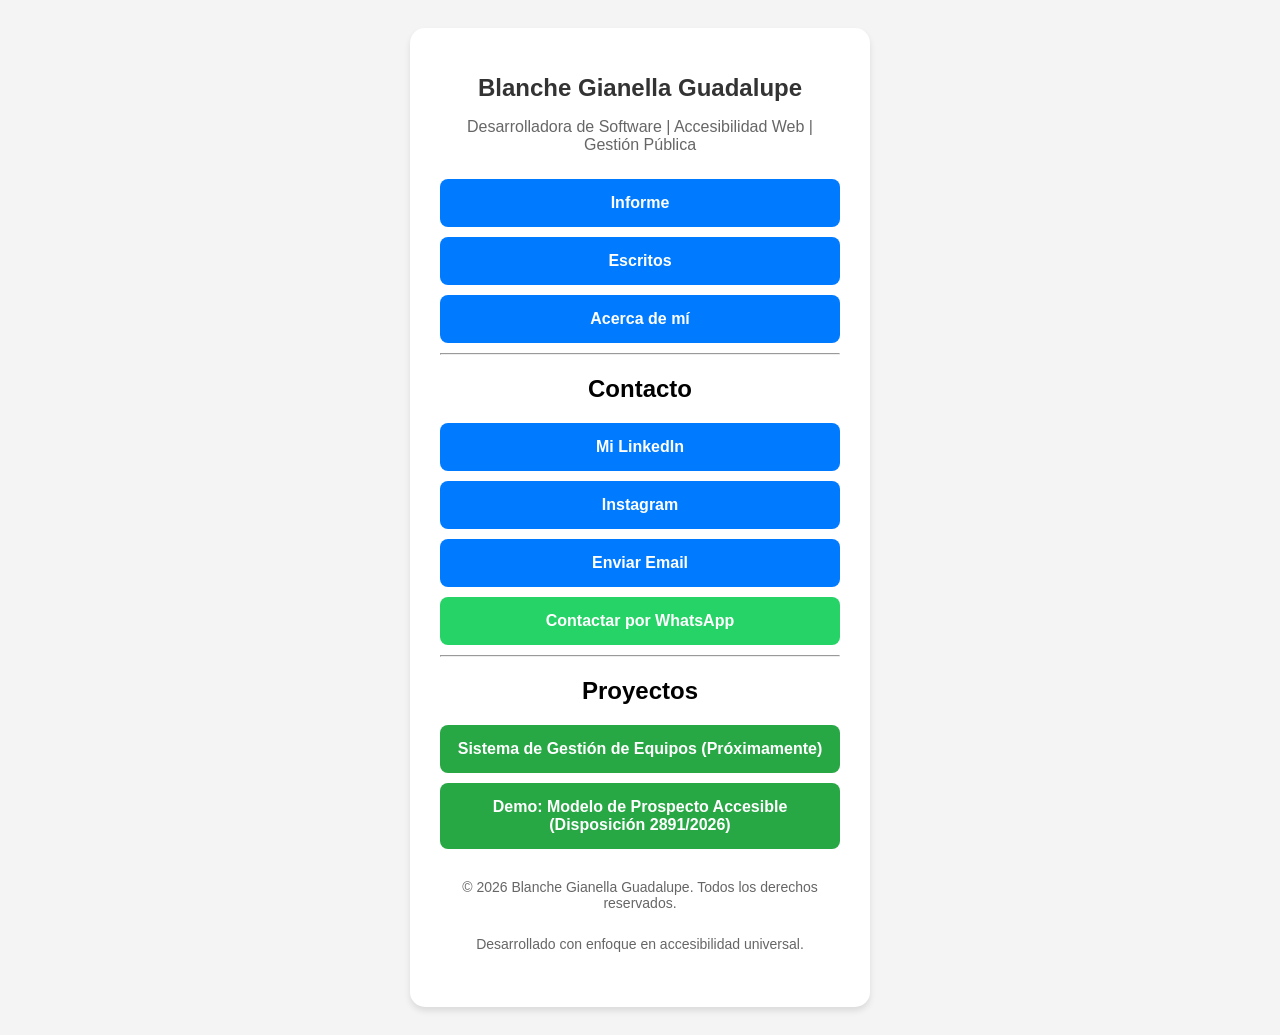
<file: index.html>
<!DOCTYPE html>
<html lang="es">
<head>
    <meta charset="UTF-8">
    <meta name="viewport" content="width=device-width, initial-scale=1.0">
    <title>Blanche Gianella Guadalupe - Perfil Profesional</title>
    <link rel="stylesheet" href="estilos.css">
</head>
<body>
    <div class="container">
        <header>
            <h1>Blanche Gianella Guadalupe</h1>
            <p>Desarrolladora de Software | Accesibilidad Web | Gestión Pública</p>
            
            <nav aria-label="Navegación principal">
                <a href="informe" class="link-button">Informe</a>
                <a href="https://gianellablanche.substack.com/" class="link-button">Escritos</a>
                <a href="acercademi.html" class="link-button">Acerca de mí</a>
            </nav>
        </header>

        <hr aria-hidden="true">

        <section id="contacto" aria-label="Contacto y Redes Sociales">
            <h2>Contacto</h2>
            <a href="https://www.linkedin.com/in/gianella-blanche-70ba5b1aa?utm_source=share_via&utm_content=profile&utm_medium=member_ios" class="link-button">Mi LinkedIn</a>
            <a href="https://instagram.com/blanchegiane" class="link-button">Instagram</a>
            <a href="mailto:guadablanche8@gmail.com" class="link-button">Enviar Email</a>
            <a href="https://wa.me/543424065665?text=Hola%20Gianella,%20vi%20tu%20perfil%20profesional%20y%20me%20gustaría%20ponerme%20en%20contacto%20contigo." 
               class="link-button whatsapp-button" 
               target="_blank" 
               rel="noopener noreferrer"
               aria-label="Contactar por WhatsApp (abre en una nueva pestaña)">
                Contactar por WhatsApp
            </a>
        </section>
        
        <hr aria-hidden="true">
        
        <section id="proyectos">
            <h2>Proyectos</h2>
            <a href="https://docs.google.com/document/d/12HOTjQMMLu0DJWqVwFETQC04AhG0uO_K2SK_T45QoQY/edit?usp=sharing" class="link-button project-link">Sistema de Gestión de Equipos (Próximamente)</a>
            <a href="Demo-Modelo de Prospecto Accesible-Disposición 2891-2026.html" class="link-button project-link">Demo: Modelo de Prospecto Accesible (Disposición 2891/2026)</a>
        </section>

        <footer style="margin-top: 30px; font-size: 14px; color: #888;">
            <p>&copy; 2026 Blanche Gianella Guadalupe. Todos los derechos reservados.</p>
            <p>Desarrollado con enfoque en accesibilidad universal.</p>
        </footer>
    </div>
</body>
</html>
</file>
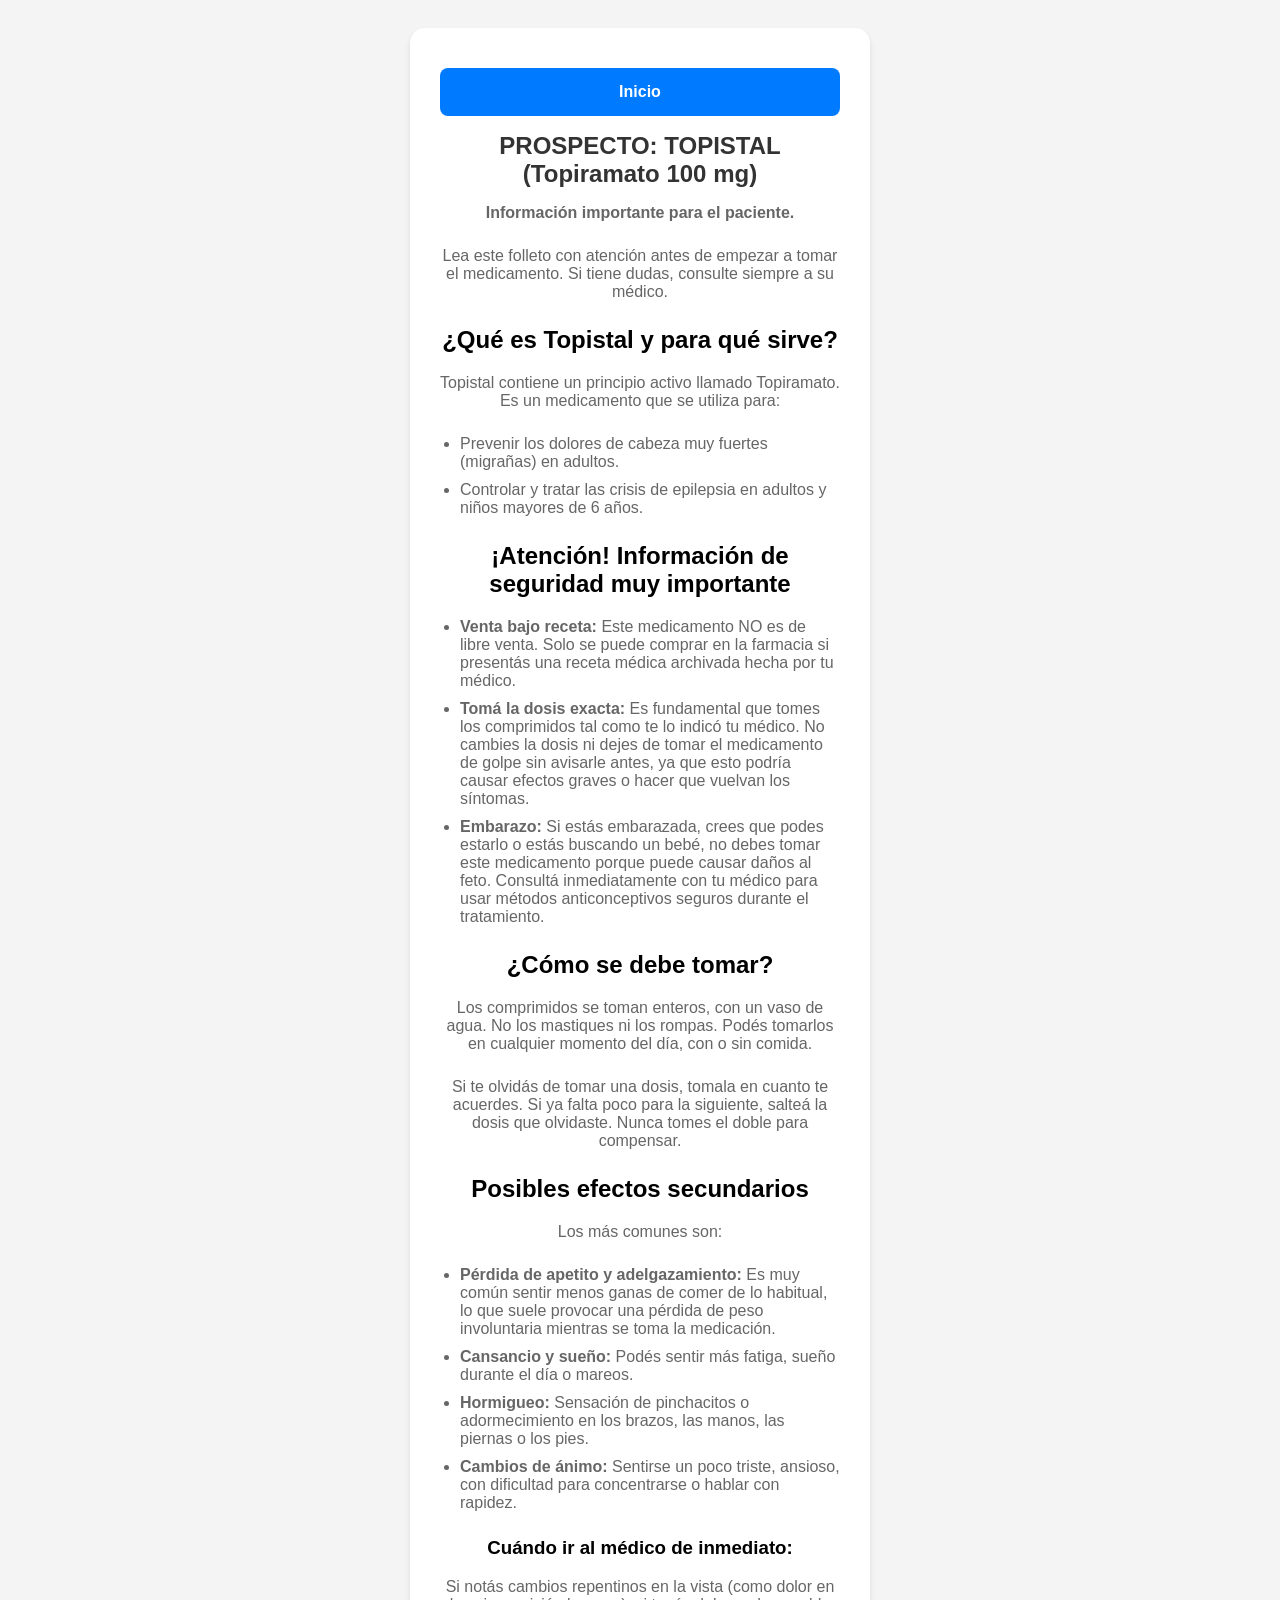
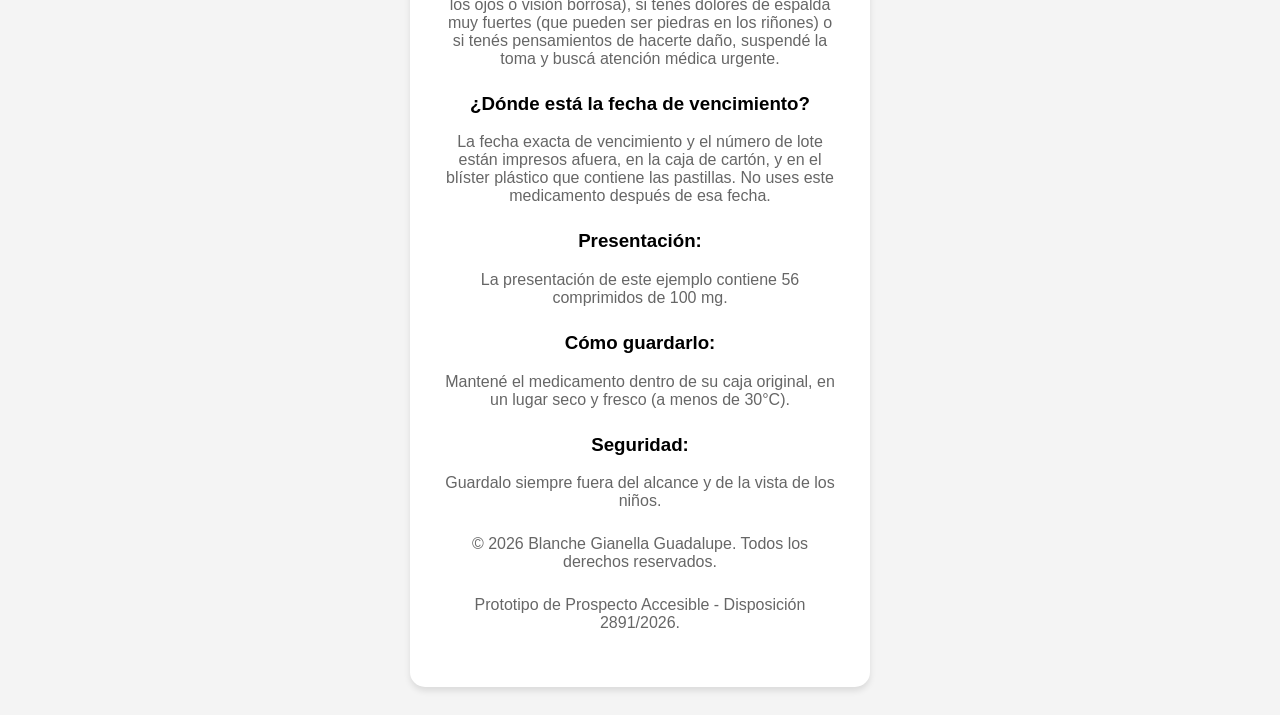
<file: Demo-Modelo de Prospecto Accesible-Disposición 2891-2026.html>
<!DOCTYPE html>
<html lang="es">
<head>
    <meta charset="UTF-8">
    <meta name="viewport" content="width=device-width, initial-scale=1.0">
    <title>Demo: Modelo de Prospecto Accesible (Disposición 2891/2026)</title>
    <link rel="stylesheet" href="estilos.css">
</head>
<body>
    <div class="container">
        <header>
            <nav aria-label="Navegación principal">
                <a href="index.html" class="link-button">Inicio</a>
            </nav>
            <h1>PROSPECTO: TOPISTAL (Topiramato 100 mg)</h1>
            <p><strong>Información importante para el paciente.</strong></p>
            <p>Lea este folleto con atención antes de empezar a tomar el medicamento. Si tiene dudas, consulte siempre a su médico.</p>
        </header>

        <main>
            <h2>¿Qué es Topistal y para qué sirve?</h2>
            <p>Topistal contiene un principio activo llamado Topiramato. Es un medicamento que se utiliza para:</p>
            <ul>
                <li>Prevenir los dolores de cabeza muy fuertes (migrañas) en adultos.</li>
                <li>Controlar y tratar las crisis de epilepsia en adultos y niños mayores de 6 años.</li>
            </ul>

            <h2>¡Atención! Información de seguridad muy importante</h2>
            <ul>
                <li><strong>Venta bajo receta:</strong> Este medicamento NO es de libre venta. Solo se puede comprar en la farmacia si presentás una receta médica archivada hecha por tu médico.</li>
                <li><strong>Tomá la dosis exacta:</strong> Es fundamental que tomes los comprimidos tal como te lo indicó tu médico. No cambies la dosis ni dejes de tomar el medicamento de golpe sin avisarle antes, ya que esto podría causar efectos graves o hacer que vuelvan los síntomas.</li>
                <li><strong>Embarazo:</strong> Si estás embarazada, crees que podes estarlo o estás buscando un bebé, no debes tomar este medicamento porque puede causar daños al feto. Consultá inmediatamente con tu médico para usar métodos anticonceptivos seguros durante el tratamiento.</li>
            </ul>

            <h2>¿Cómo se debe tomar?</h2>
            <p>Los comprimidos se toman enteros, con un vaso de agua. No los mastiques ni los rompas. Podés tomarlos en cualquier momento del día, con o sin comida.</p>
            <p>Si te olvidás de tomar una dosis, tomala en cuanto te acuerdes. Si ya falta poco para la siguiente, salteá la dosis que olvidaste. Nunca tomes el doble para compensar.</p>

            <h2>Posibles efectos secundarios</h2>
            <p>Los más comunes son:</p>
            <ul>
                <li><strong>Pérdida de apetito y adelgazamiento:</strong> Es muy común sentir menos ganas de comer de lo habitual, lo que suele provocar una pérdida de peso involuntaria mientras se toma la medicación.</li>
                <li><strong>Cansancio y sueño:</strong> Podés sentir más fatiga, sueño durante el día o mareos.</li>
                <li><strong>Hormigueo:</strong> Sensación de pinchacitos o adormecimiento en los brazos, las manos, las piernas o los pies.</li>
                <li><strong>Cambios de ánimo:</strong> Sentirse un poco triste, ansioso, con dificultad para concentrarse o hablar con rapidez.</li>
            </ul>

            <h3>Cuándo ir al médico de inmediato:</h3>
            <p>Si notás cambios repentinos en la vista (como dolor en los ojos o visión borrosa), si tenés dolores de espalda muy fuertes (que pueden ser piedras en los riñones) o si tenés pensamientos de hacerte daño, suspendé la toma y buscá atención médica urgente.</p>
            
            <h3>¿Dónde está la fecha de vencimiento?</h3>
            <p>La fecha exacta de vencimiento y el número de lote están impresos afuera, en la caja de cartón, y en el blíster plástico que contiene las pastillas. No uses este medicamento después de esa fecha.</p>

            <h3>Presentación:</h3>
            <p>La presentación de este ejemplo contiene 56 comprimidos de 100 mg.</p>

            <h3>Cómo guardarlo:</h3>
            <p>Mantené el medicamento dentro de su caja original, en un lugar seco y fresco (a menos de 30°C).</p>

            <h3>Seguridad:</h3>
            <p>Guardalo siempre fuera del alcance y de la vista de los niños.</p>
        </main>

        <footer>
            <p>&copy; 2026 Blanche Gianella Guadalupe. Todos los derechos reservados.</p>
            <p>Prototipo de Prospecto Accesible - Disposición 2891/2026.</p>
        </footer>
    </div>
</body>
</html>
</file>
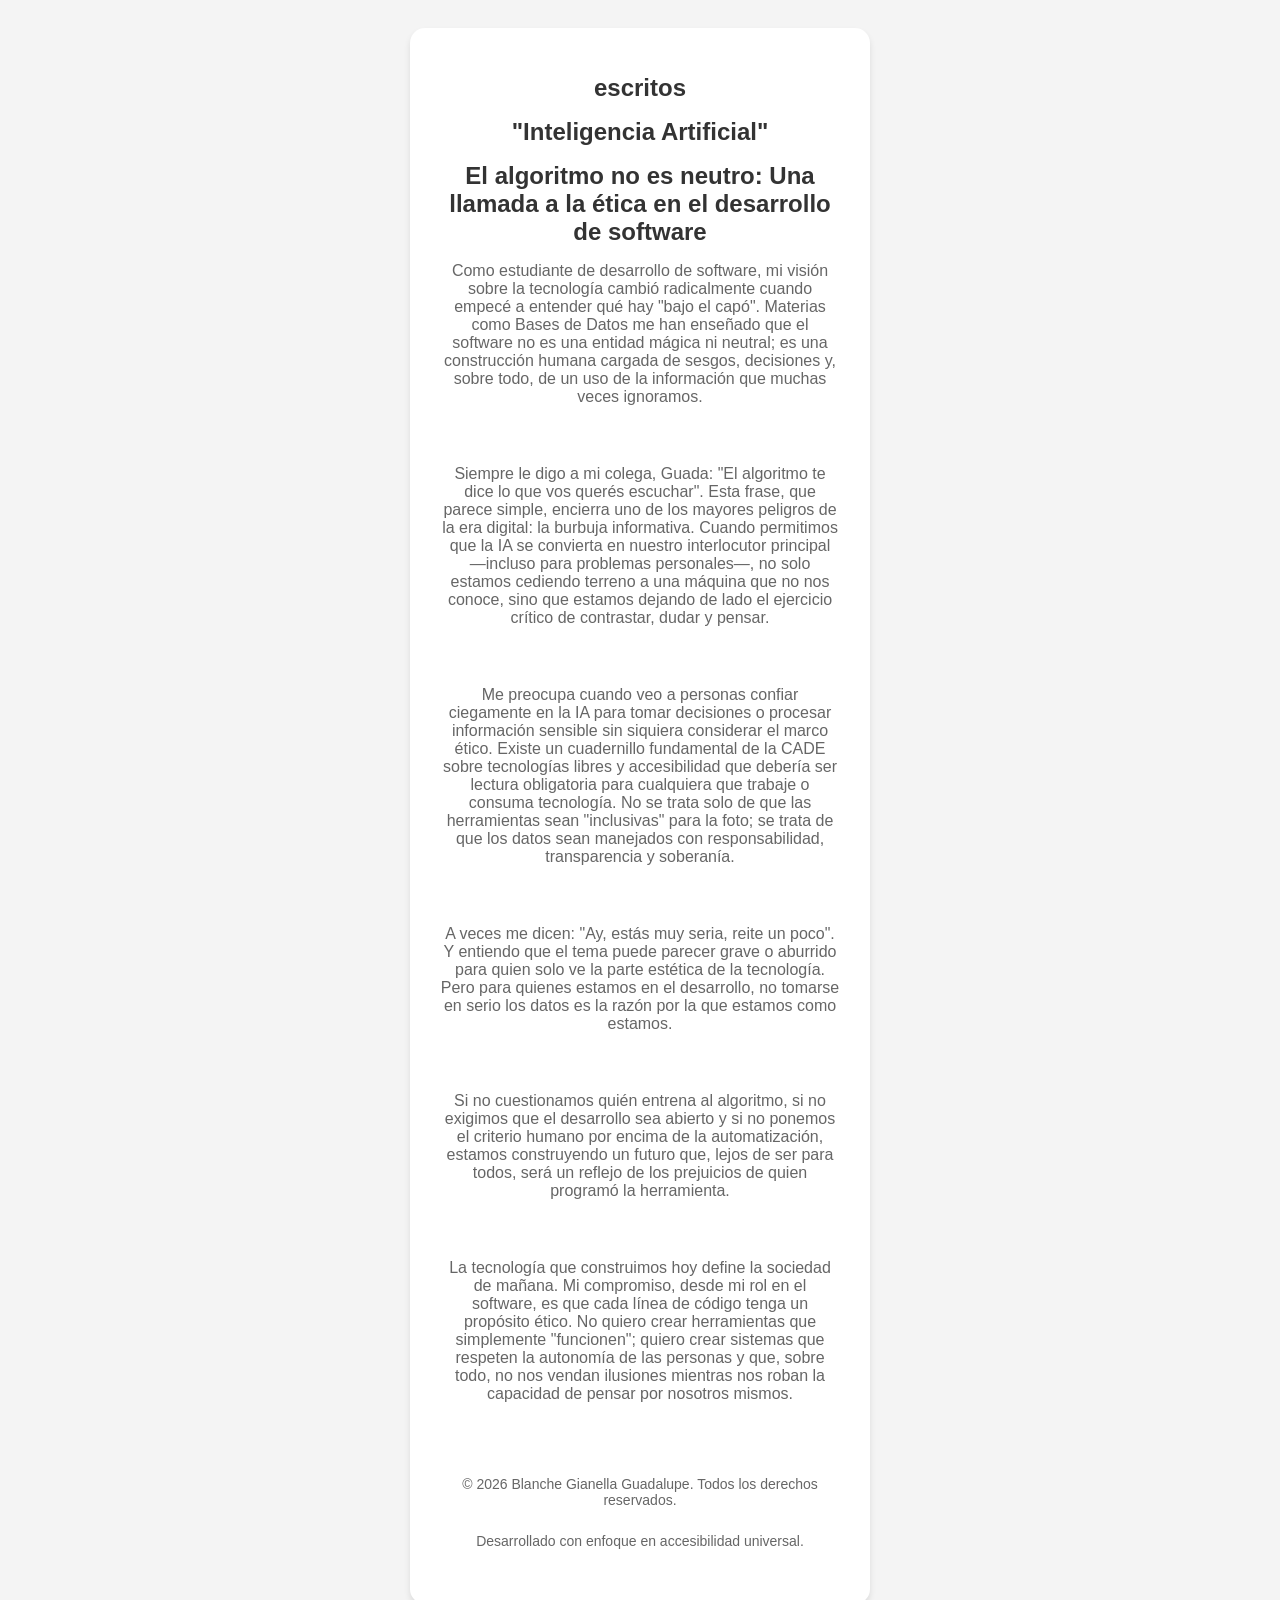
<file: El algoritmo no es neutro-Una llamada a la ética en el desarrollo de software.html>
<!DOCTYPE html>
<html lang="es">
<head>
    <meta charset="UTF-8">
    <meta name="viewport" content="width=device-width, initial-scale=1.0">
    <title>El algoritmo no es neutro: Una llamada a la ética en el desarrollo de software</title>
    <link rel="stylesheet" href="estilos.css">
</head>
<body>
    <div class="container">
        <header>
            <h1>escritos</h1>
            <h1>"Inteligencia Artificial"</h1>
            <h1>El algoritmo no es neutro: Una llamada a la ética en el desarrollo de software</h1>
            <p>Como estudiante de desarrollo de software, mi visión sobre la tecnología cambió radicalmente cuando empecé a entender qué hay "bajo el capó". Materias como Bases de Datos me han enseñado que el software no es una entidad mágica ni neutral; es una construcción humana cargada de sesgos, decisiones y, sobre todo, de un uso de la información que muchas veces ignoramos.</p><br>
            <p>Siempre le digo a mi colega, Guada: "El algoritmo te dice lo que vos querés escuchar". Esta frase, que parece simple, encierra uno de los mayores peligros de la era digital: la burbuja informativa. Cuando permitimos que la IA se convierta en nuestro interlocutor principal —incluso para problemas personales—, no solo estamos cediendo terreno a una máquina que no nos conoce, sino que estamos dejando de lado el ejercicio crítico de contrastar, dudar y pensar.</p><br>
            <p>Me preocupa cuando veo a personas confiar ciegamente en la IA para tomar decisiones o procesar información sensible sin siquiera considerar el marco ético. Existe un cuadernillo fundamental de la CADE sobre tecnologías libres y accesibilidad que debería ser lectura obligatoria para cualquiera que trabaje o consuma tecnología. No se trata solo de que las herramientas sean "inclusivas" para la foto; se trata de que los datos sean manejados con responsabilidad, transparencia y soberanía.</p><br>
            <p>A veces me dicen: "Ay, estás muy seria, reite un poco". Y entiendo que el tema puede parecer grave o aburrido para quien solo ve la parte estética de la tecnología. Pero para quienes estamos en el desarrollo, no tomarse en serio los datos es la razón por la que estamos como estamos.</p><br>
            <p>Si no cuestionamos quién entrena al algoritmo, si no exigimos que el desarrollo sea abierto y si no ponemos el criterio humano por encima de la automatización, estamos construyendo un futuro que, lejos de ser para todos, será un reflejo de los prejuicios de quien programó la herramienta.</p><br>
            <p>La tecnología que construimos hoy define la sociedad de mañana. Mi compromiso, desde mi rol en el software, es que cada línea de código tenga un propósito ético. No quiero crear herramientas que simplemente "funcionen"; quiero crear sistemas que respeten la autonomía de las personas y que, sobre todo, no nos vendan ilusiones mientras nos roban la capacidad de pensar por nosotros mismos.</p><br>
        </header>
        <footer style="margin-top: 30px; font-size: 14px; color: #888;">
            <p>&copy; 2026 Blanche Gianella Guadalupe. Todos los derechos reservados.</p>
            <p>Desarrollado con enfoque en accesibilidad universal.</p>
        </footer>
    </div>
</body>
</html>
</file>
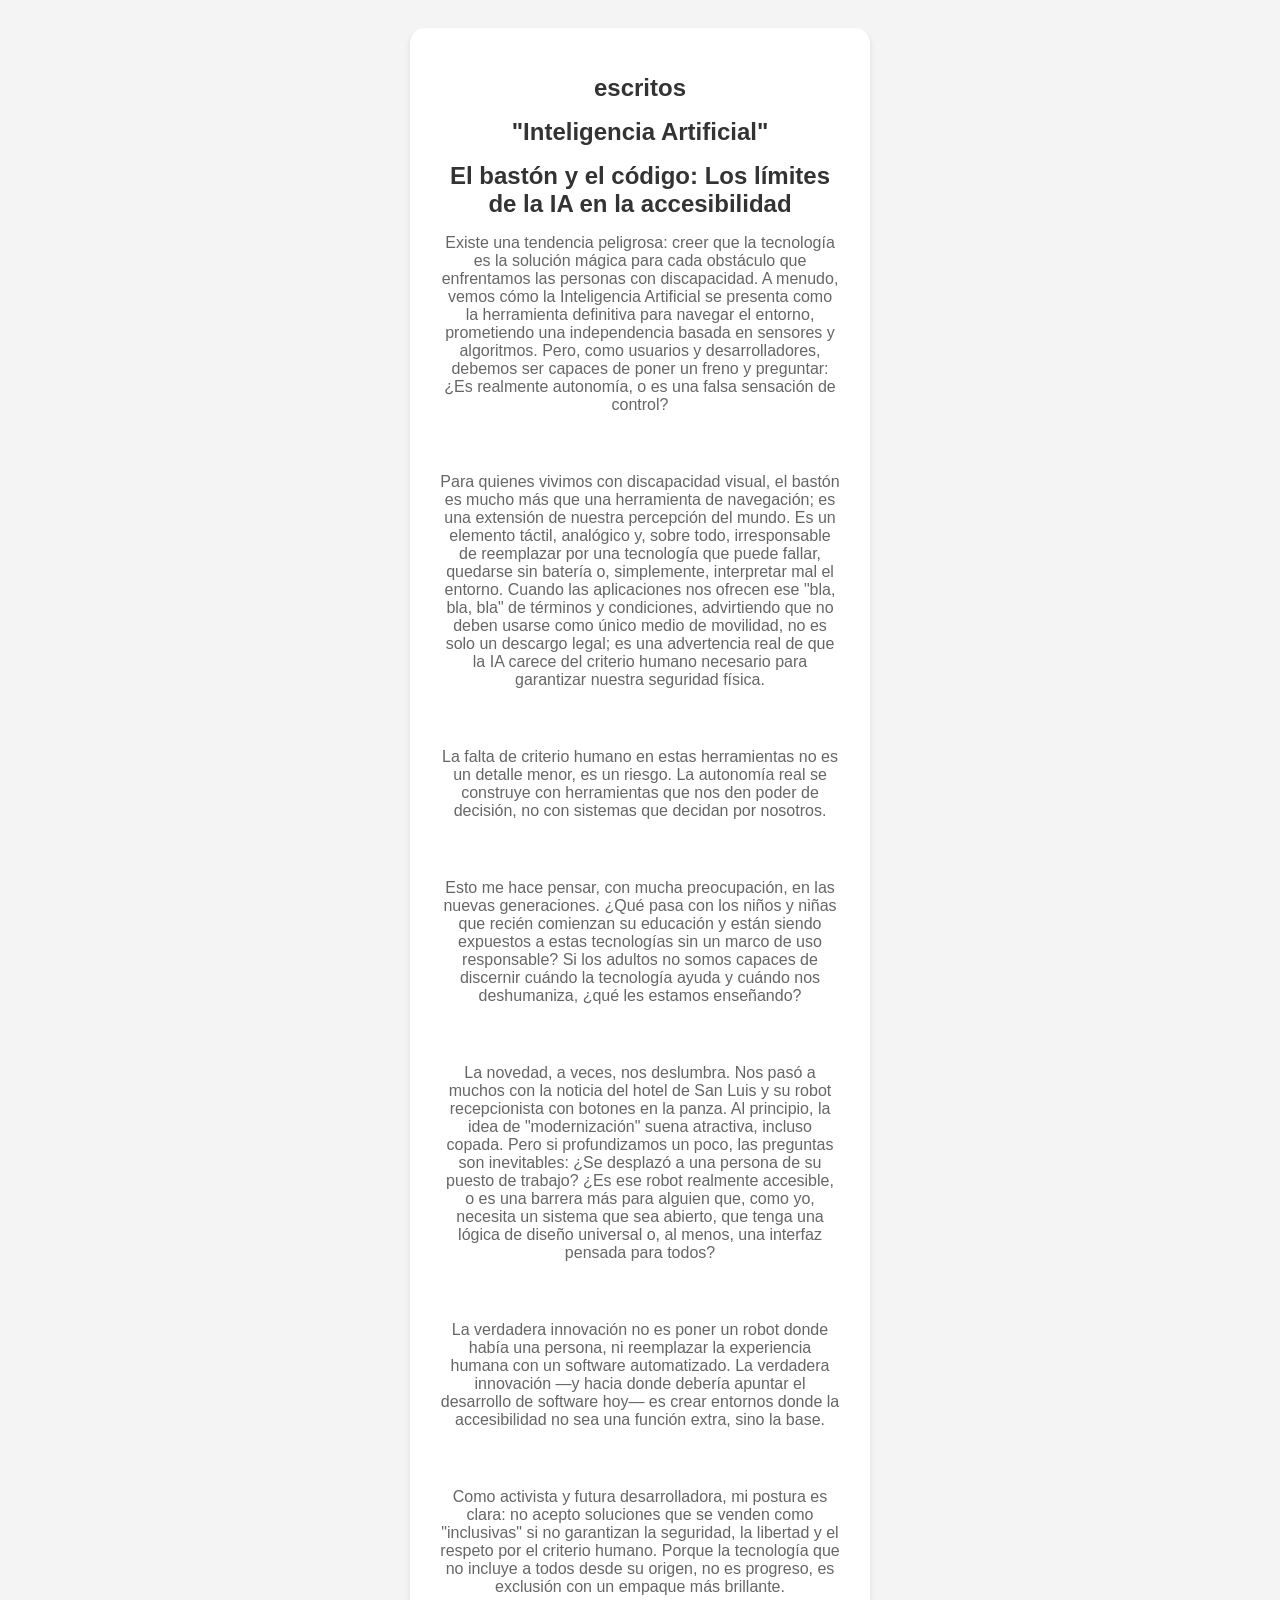
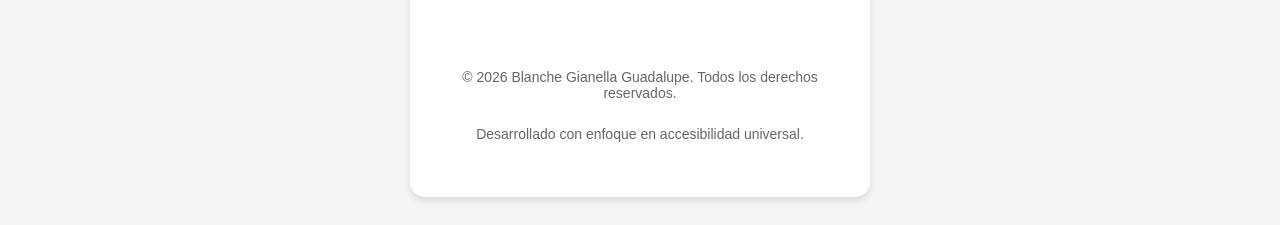
<file: El bastón y el código-Los límites de la IA en la accesibilidad.html>
<!DOCTYPE html>
<html lang="es">
<head>
    <meta charset="UTF-8">
    <meta name="viewport" content="width=device-width, initial-scale=1.0">
    <title>El bastón y el código: Los límites de la IA en la accesibilidad</title>
    <link rel="stylesheet" href="estilos.css">
</head>
<body>
    <div class="container">
        <header>
            <h1>escritos</h1>
            <h1>"Inteligencia Artificial"</h1>
            <h1>El bastón y el código: Los límites de la IA en la accesibilidad</h1>
            <p>Existe una tendencia peligrosa: creer que la tecnología es la solución mágica para cada obstáculo que enfrentamos las personas con discapacidad. A menudo, vemos cómo la Inteligencia Artificial se presenta como la herramienta definitiva para navegar el entorno, prometiendo una independencia basada en sensores y algoritmos. Pero, como usuarios y desarrolladores, debemos ser capaces de poner un freno y preguntar: ¿Es realmente autonomía, o es una falsa sensación de control?</p><br>
            <p>Para quienes vivimos con discapacidad visual, el bastón es mucho más que una herramienta de navegación; es una extensión de nuestra percepción del mundo. Es un elemento táctil, analógico y, sobre todo, irresponsable de reemplazar por una tecnología que puede fallar, quedarse sin batería o, simplemente, interpretar mal el entorno. Cuando las aplicaciones nos ofrecen ese "bla, bla, bla" de términos y condiciones, advirtiendo que no deben usarse como único medio de movilidad, no es solo un descargo legal; es una advertencia real de que la IA carece del criterio humano necesario para garantizar nuestra seguridad física.</p><br>
            <p>La falta de criterio humano en estas herramientas no es un detalle menor, es un riesgo. La autonomía real se construye con herramientas que nos den poder de decisión, no con sistemas que decidan por nosotros.</p><br>
            <p>Esto me hace pensar, con mucha preocupación, en las nuevas generaciones. ¿Qué pasa con los niños y niñas que recién comienzan su educación y están siendo expuestos a estas tecnologías sin un marco de uso responsable? Si los adultos no somos capaces de discernir cuándo la tecnología ayuda y cuándo nos deshumaniza, ¿qué les estamos enseñando?</p><br>
            <p>La novedad, a veces, nos deslumbra. Nos pasó a muchos con la noticia del hotel de San Luis y su robot recepcionista con botones en la panza. Al principio, la idea de "modernización" suena atractiva, incluso copada. Pero si profundizamos un poco, las preguntas son inevitables: ¿Se desplazó a una persona de su puesto de trabajo? ¿Es ese robot realmente accesible, o es una barrera más para alguien que, como yo, necesita un sistema que sea abierto, que tenga una lógica de diseño universal o, al menos, una interfaz pensada para todos?</p><br>
            <p>La verdadera innovación no es poner un robot donde había una persona, ni reemplazar la experiencia humana con un software automatizado. La verdadera innovación —y hacia donde debería apuntar el desarrollo de software hoy— es crear entornos donde la accesibilidad no sea una función extra, sino la base.</p><br>
            <p>Como activista y futura desarrolladora, mi postura es clara: no acepto soluciones que se venden como "inclusivas" si no garantizan la seguridad, la libertad y el respeto por el criterio humano. Porque la tecnología que no incluye a todos desde su origen, no es progreso, es exclusión con un empaque más brillante.</p><br>
        </header>
        <footer style="margin-top: 30px; font-size: 14px; color: #888;">
            <p>&copy; 2026 Blanche Gianella Guadalupe. Todos los derechos reservados.</p>
            <p>Desarrollado con enfoque en accesibilidad universal.</p>
        </footer>
    </div>
</body>
</html>
</file>
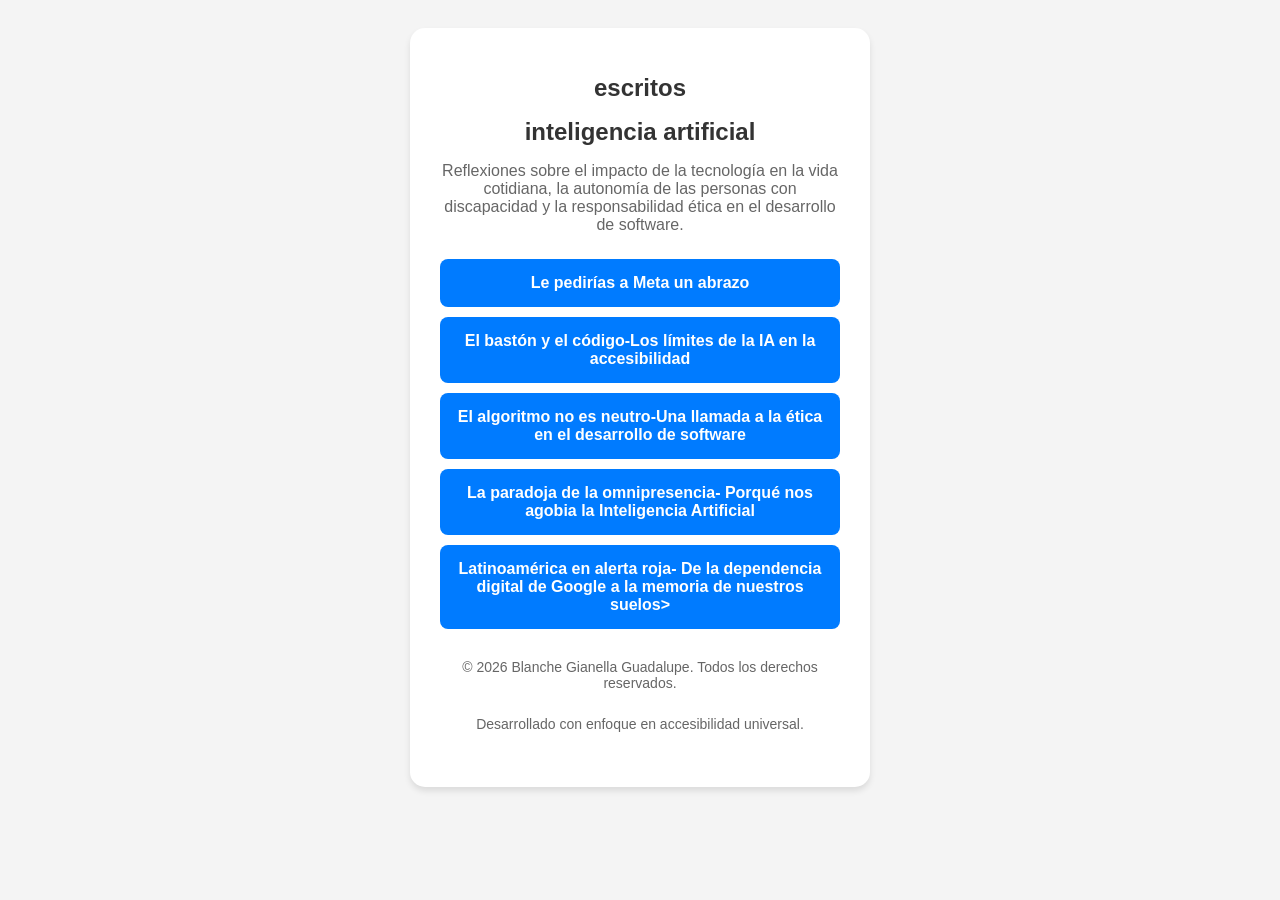
<file: escritos.html>
<!DOCTYPE html>
<html lang="es">
<head>
    <meta charset="UTF-8">
    <meta name="viewport" content="width=device-width, initial-scale=1.0">
    <title>sexion-escritos</title>
    <link rel="stylesheet" href="estilos.css">
</head>
<body>
    <div class="container">
        <header>
            <h1>escritos</h1>
            <h1>inteligencia artificial</h1>
            <p>Reflexiones sobre el impacto de la tecnología en la vida cotidiana, la autonomía de las personas con discapacidad y la responsabilidad ética en el desarrollo de software.</p>
            
            <nav aria-label="Navegación principal">
                <a href="le pedirias a meta un abrazo.html" class="link-button">Le pedirías a Meta un abrazo</a>
                <a href="El bastón y el código-Los límites de la IA en la accesibilidad.html" class="link-button">El bastón y el código-Los límites de la IA en la accesibilidad</a>
                <a href="El algoritmo no es neutro-Una llamada a la ética en el desarrollo de software.html" class="link-button">El algoritmo no es neutro-Una llamada a la ética en el desarrollo de software</a>
                <a href="La paradoja de la omnipresencia- Porqué nos agobia la Inteligencia Artificial.html" class="link-button">La paradoja de la omnipresencia- Porqué nos agobia la Inteligencia Artificial</a>
                 <a href="Latinoamérica en alerta roja- De la dependencia digital de Google a la memoria de nuestros suelos.html" class="link-button">Latinoamérica en alerta roja- De la dependencia digital de Google a la memoria de nuestros suelos></a
            </nav>
            </nav>
        </header>
<footer style="margin-top: 30px; font-size: 14px; color: #888;">
            <p>&copy; 2026 Blanche Gianella Guadalupe. Todos los derechos reservados.</p>
            <p>Desarrollado con enfoque en accesibilidad universal.</p>
        </footer>
    </div>
</body>
</html>
</file>
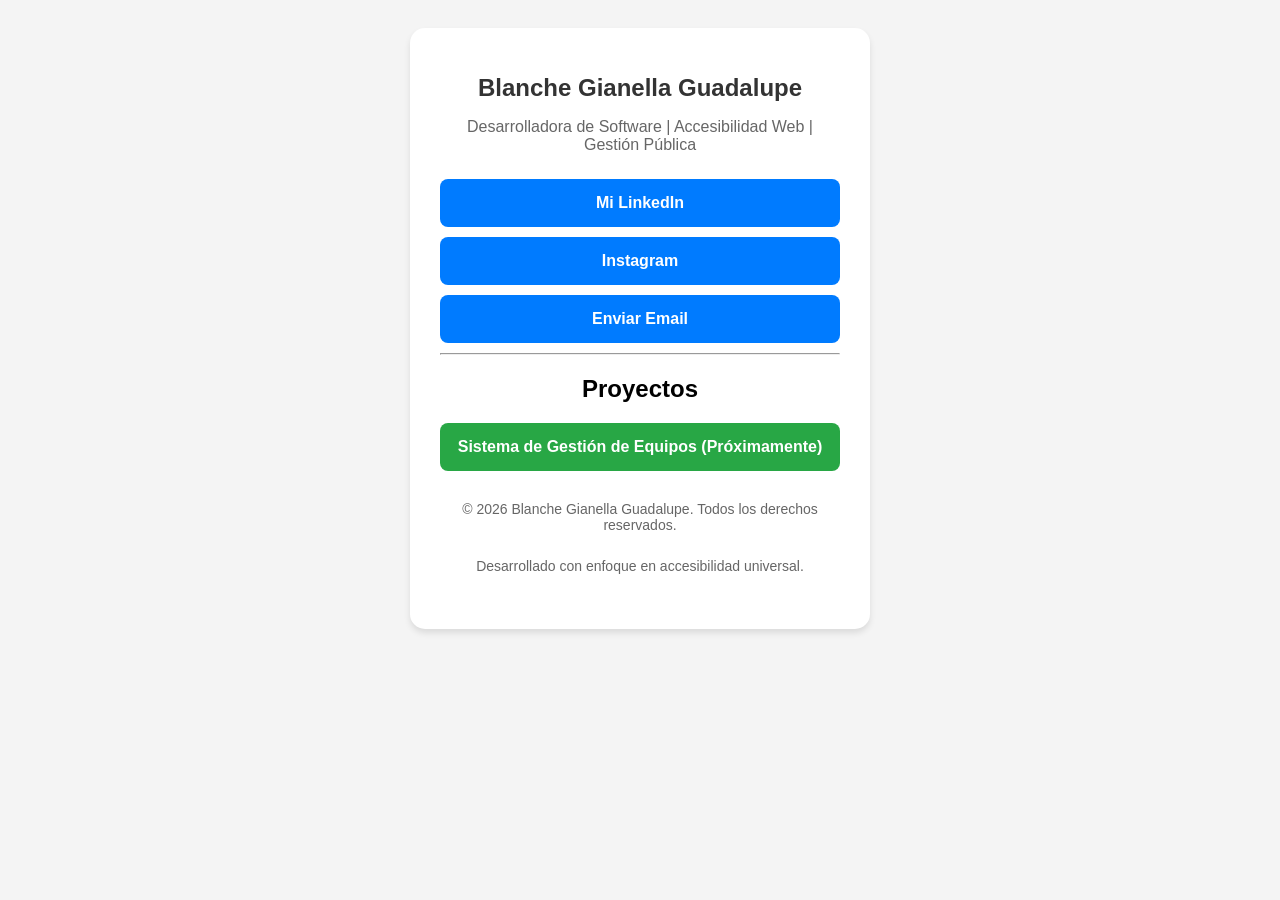
<file: hola.html>
<!DOCTYPE html>
<html lang="es">
<head>
    <meta charset="UTF-8">
    <meta name="viewport" content="width=device-width, initial-scale=1.0">
    <title>Blanche Gianella Guadalupe - Perfil Profesional</title>
    <link rel="stylesheet" href="estilos.css">
        </head>
<body>
    <div class="container">
        <h1>Blanche Gianella Guadalupe</h1>
        <p>Desarrolladora de Software | Accesibilidad Web | Gestión Pública</p>

        <a href="https://www.linkedin.com/in/gianella-blanche-70ba5b1aa?utm_source=share_via&utm_content=profile&utm_medium=member_ios" class="link-button">Mi LinkedIn</a>
        <a href="https://instagram.com/blanchegiane" class="link-button">Instagram</a>
        <a href="mailto:guadablanche8@gmail.com" class="link-button">Enviar Email</a>
        
        <hr aria-hidden="true">
        
        <h2>Proyectos</h2>
        <a href="https://docs.google.com/document/d/12HOTjQMMLu0DJWqVwFETQC04AhG0uO_K2SK_T45QoQY/edit?usp=sharing" class="link-button project-link">Sistema de Gestión de Equipos (Próximamente)</a>
        <footer style="margin-top: 30px; font-size: 14px; color: #888;">
    <p>&copy; 2026 Blanche Gianella Guadalupe. Todos los derechos reservados.</p>
    <p>Desarrollado con enfoque en accesibilidad universal.</p>
</footer>
    </div>
</body>
</html>
</file>
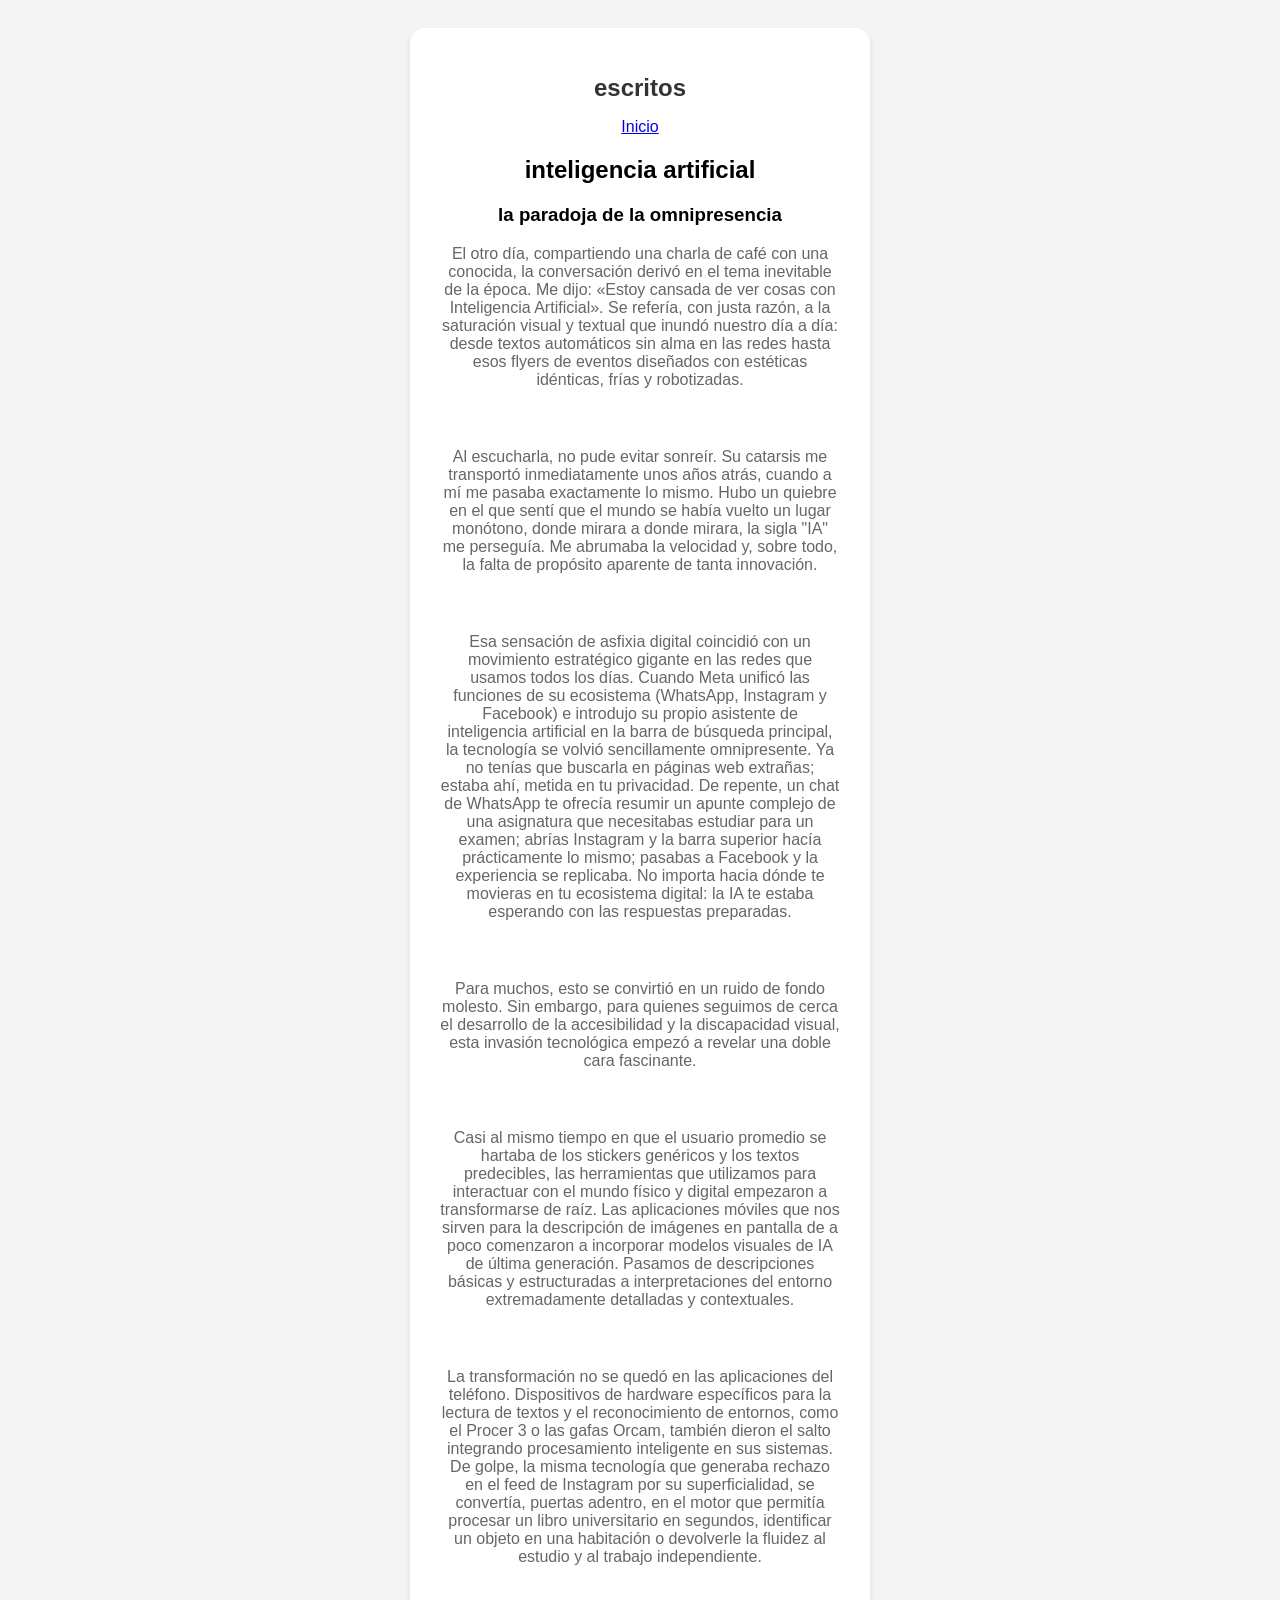
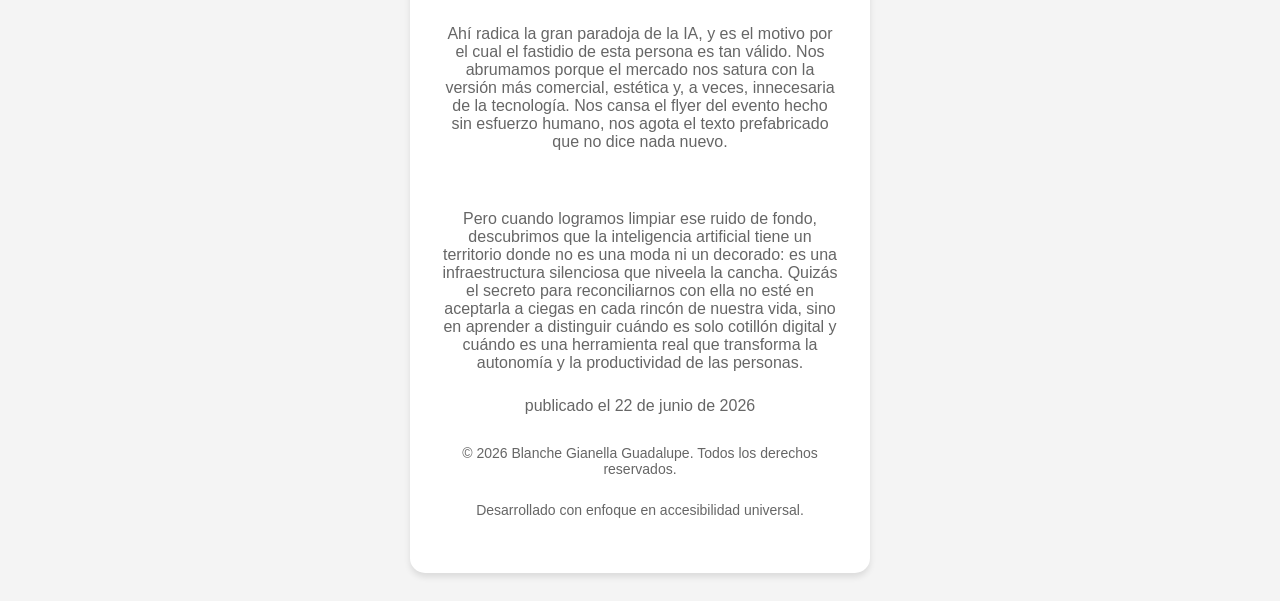
<file: La paradoja de la omnipresencia- Porqué nos agobia la Inteligencia Artificial.html>
<!DOCTYPE html>
<html lang="es">
<head>
    <meta charset="UTF-8">
    <meta name="viewport" content="width=device-width, initial-scale=1.0">
    <title>La paradoja de la omnipresencia: ¿Por qué nos agobia la Inteligencia Artificial?</title>
    <link rel="stylesheet" href="estilos.css">
    </head>
<body>
    <div class="container">
            <h1>escritos</h1>
            <nav>
                <a href="index.html">Inicio</a>
                </nav>
        
            <h2>inteligencia artificial</h2>
            <h3>la paradoja de la omnipresencia</h3>
            
            <p>El otro día, compartiendo una charla de café con una conocida, la conversación derivó en el tema inevitable de la época. Me dijo: «Estoy cansada de ver cosas con Inteligencia Artificial». Se refería, con justa razón, a la saturación visual y textual que inundó nuestro día a día: desde textos automáticos sin alma en las redes hasta esos flyers de eventos diseñados con estéticas idénticas, frías y robotizadas.</p><br>
            
            <p>Al escucharla, no pude evitar sonreír. Su catarsis me transportó inmediatamente unos años atrás, cuando a mí me pasaba exactamente lo mismo. Hubo un quiebre en el que sentí que el mundo se había vuelto un lugar monótono, donde mirara a donde mirara, la sigla "IA" me perseguía. Me abrumaba la velocidad y, sobre todo, la falta de propósito aparente de tanta innovación.</p><br>
            
            <p>Esa sensación de asfixia digital coincidió con un movimiento estratégico gigante en las redes que usamos todos los días. Cuando Meta unificó las funciones de su ecosistema (WhatsApp, Instagram y Facebook) e introdujo su propio asistente de inteligencia artificial en la barra de búsqueda principal, la tecnología se volvió sencillamente omnipresente. Ya no tenías que buscarla en páginas web extrañas; estaba ahí, metida en tu privacidad. De repente, un chat de WhatsApp te ofrecía resumir un apunte complejo de una asignatura que necesitabas estudiar para un examen; abrías Instagram y la barra superior hacía prácticamente lo mismo; pasabas a Facebook y la experiencia se replicaba. No importa hacia dónde te movieras en tu ecosistema digital: la IA te estaba esperando con las respuestas preparadas.</p><br>
            
            <p>Para muchos, esto se convirtió en un ruido de fondo molesto. Sin embargo, para quienes seguimos de cerca el desarrollo de la accesibilidad y la discapacidad visual, esta invasión tecnológica empezó a revelar una doble cara fascinante.</p><br>
            
            <p>Casi al mismo tiempo en que el usuario promedio se hartaba de los stickers genéricos y los textos predecibles, las herramientas que utilizamos para interactuar con el mundo físico y digital empezaron a transformarse de raíz. Las aplicaciones móviles que nos sirven para la descripción de imágenes en pantalla de a poco comenzaron a incorporar modelos visuales de IA de última generación. Pasamos de descripciones básicas y estructuradas a interpretaciones del entorno extremadamente detalladas y contextuales.</p><br>
            
            <p>La transformación no se quedó en las aplicaciones del teléfono. Dispositivos de hardware específicos para la lectura de textos y el reconocimiento de entornos, como el Procer 3 o las gafas Orcam, también dieron el salto integrando procesamiento inteligente en sus sistemas. De golpe, la misma tecnología que generaba rechazo en el feed de Instagram por su superficialidad, se convertía, puertas adentro, en el motor que permitía procesar un libro universitario en segundos, identificar un objeto en una habitación o devolverle la fluidez al estudio y al trabajo independiente.</p><br>
            
            <p>Ahí radica la gran paradoja de la IA, y es el motivo por el cual el fastidio de esta persona es tan válido. Nos abrumamos porque el mercado nos satura con la versión más comercial, estética y, a veces, innecesaria de la tecnología. Nos cansa el flyer del evento hecho sin esfuerzo humano, nos agota el texto prefabricado que no dice nada nuevo.</p><br>
            
            <p>Pero cuando logramos limpiar ese ruido de fondo, descubrimos que la inteligencia artificial tiene un territorio donde no es una moda ni un decorado: es una infraestructura silenciosa que niveela la cancha. Quizás el secreto para reconciliarnos con ella no esté en aceptarla a ciegas en cada rincón de nuestra vida, sino en aprender a distinguir cuándo es solo cotillón digital y cuándo es una herramienta real que transforma la autonomía y la productividad de las personas.</p>
            <p>publicado el 22 de junio de 2026</p>
        </header>
        
        <footer style="margin-top: 30px; font-size: 14px; color: #888;">
            <p>&copy; 2026 Blanche Gianella Guadalupe. Todos los derechos reservados.</p>
            <p>Desarrollado con enfoque en accesibilidad universal.</p>
        </footer>
    </div>
</body>
</html>
</file>
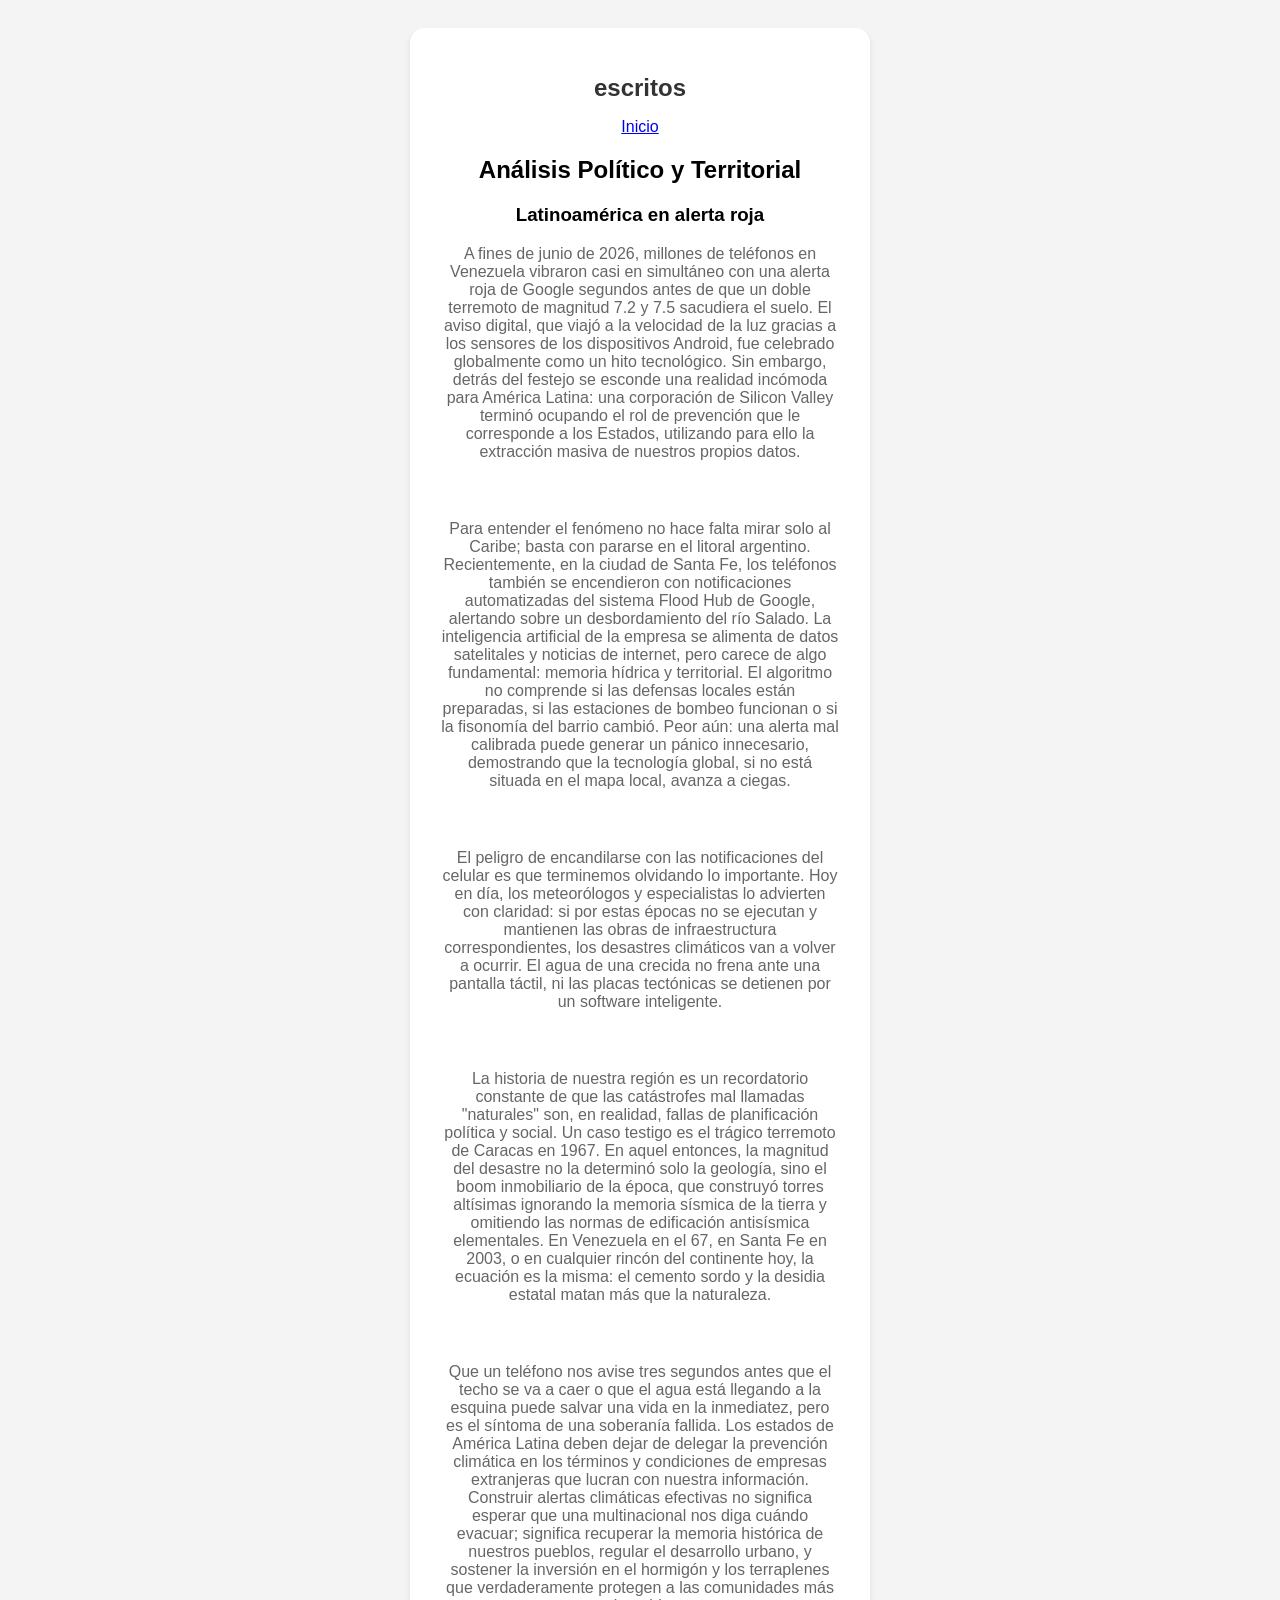
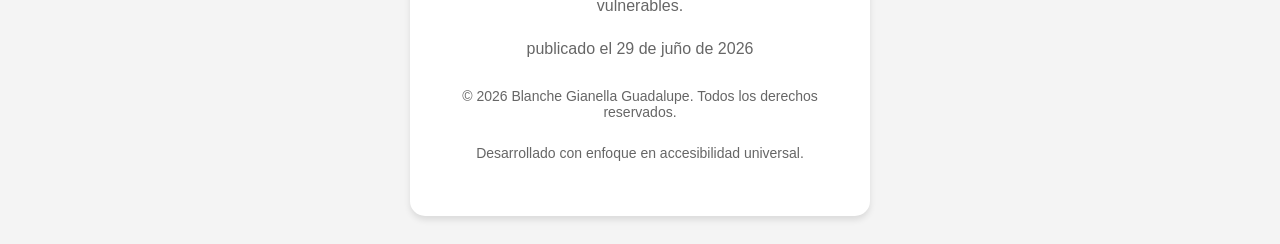
<file: Latinoamérica en alerta roja- De la dependencia digital de Google a la memoria de nuestros suelos.html>
<!DOCTYPE html>
<html lang="es">
<head>
    <meta charset="UTF-8">
    <meta name="viewport" content="width=device-width, initial-scale=1.0">
    <title>Latinoamérica en alerta roja: De la dependencia digital de Google a la memoria de nuestros suelos</title>
    <link rel="stylesheet" href="estilos.css">
</head>
<body>
    <div class="container">
        <h1>escritos</h1>
        <nav>
            <a href="index.html">Inicio</a>
        </nav>
        
        <h2>Análisis Político y Territorial</h2>
        <h3>Latinoamérica en alerta roja</h3>
        
        <p>A fines de junio de 2026, millones de teléfonos en Venezuela vibraron casi en simultáneo con una alerta roja de Google segundos antes de que un doble terremoto de magnitud 7.2 y 7.5 sacudiera el suelo. El aviso digital, que viajó a la velocidad de la luz gracias a los sensores de los dispositivos Android, fue celebrado globalmente como un hito tecnológico. Sin embargo, detrás del festejo se esconde una realidad incómoda para América Latina: una corporación de Silicon Valley terminó ocupando el rol de prevención que le corresponde a los Estados, utilizando para ello la extracción masiva de nuestros propios datos.</p><br>
        
        <p>Para entender el fenómeno no hace falta mirar solo al Caribe; basta con pararse en el litoral argentino. Recientemente, en la ciudad de Santa Fe, los teléfonos también se encendieron con notificaciones automatizadas del sistema Flood Hub de Google, alertando sobre un desbordamiento del río Salado. La inteligencia artificial de la empresa se alimenta de datos satelitales y noticias de internet, pero carece de algo fundamental: memoria hídrica y territorial. El algoritmo no comprende si las defensas locales están preparadas, si las estaciones de bombeo funcionan o si la fisonomía del barrio cambió. Peor aún: una alerta mal calibrada puede generar un pánico innecesario, demostrando que la tecnología global, si no está situada en el mapa local, avanza a ciegas.</p><br>
        
        <p>El peligro de encandilarse con las notificaciones del celular es que terminemos olvidando lo importante. Hoy en día, los meteorólogos y especialistas lo advierten con claridad: si por estas épocas no se ejecutan y mantienen las obras de infraestructura correspondientes, los desastres climáticos van a volver a ocurrir. El agua de una crecida no frena ante una pantalla táctil, ni las placas tectónicas se detienen por un software inteligente.</p><br>
        
        <p>La historia de nuestra región es un recordatorio constante de que las catástrofes mal llamadas "naturales" son, en realidad, fallas de planificación política y social. Un caso testigo es el trágico terremoto de Caracas en 1967. En aquel entonces, la magnitud del desastre no la determinó solo la geología, sino el boom inmobiliario de la época, que construyó torres altísimas ignorando la memoria sísmica de la tierra y omitiendo las normas de edificación antisísmica elementales. En Venezuela en el 67, en Santa Fe en 2003, o en cualquier rincón del continente hoy, la ecuación es la misma: el cemento sordo y la desidia estatal matan más que la naturaleza.</p><br>
        
        <p>Que un teléfono nos avise tres segundos antes que el techo se va a caer o que el agua está llegando a la esquina puede salvar una vida en la inmediatez, pero es el síntoma de una soberanía fallida. Los estados de América Latina deben dejar de delegar la prevención climática en los términos y condiciones de empresas extranjeras que lucran con nuestra información. Construir alertas climáticas efectivas no significa esperar que una multinacional nos diga cuándo evacuar; significa recuperar la memoria histórica de nuestros pueblos, regular el desarrollo urbano, y sostener la inversión en el hormigón y los terraplenes que verdaderamente protegen a las comunidades más vulnerables.</p>
        
        <p>publicado el 29 de juño de 2026</p>
        
        <footer style="margin-top: 30px; font-size: 14px; color: #888;">
            <p>&copy; 2026 Blanche Gianella Guadalupe. Todos los derechos reservados.</p>
            <p>Desarrollado con enfoque en accesibilidad universal.</p>
        </footer>
    </div>
</body>
</html>
</file>
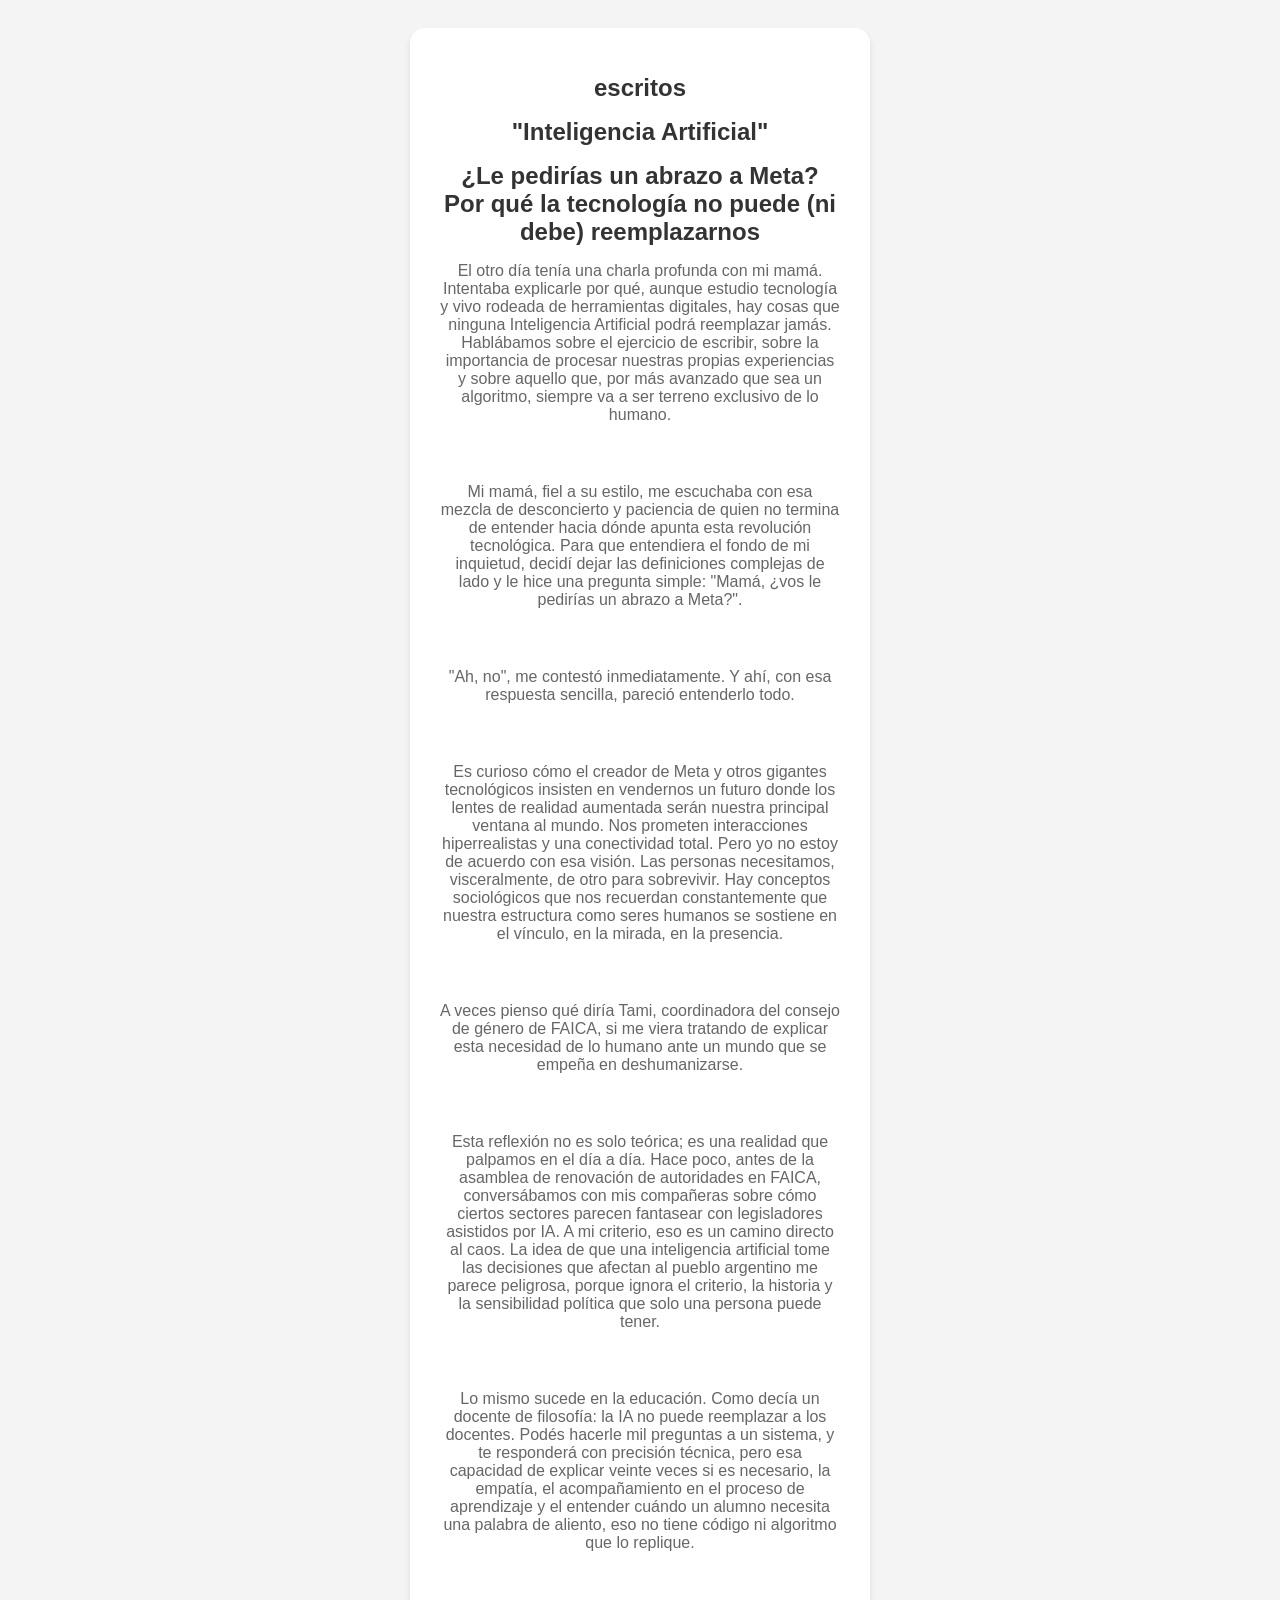
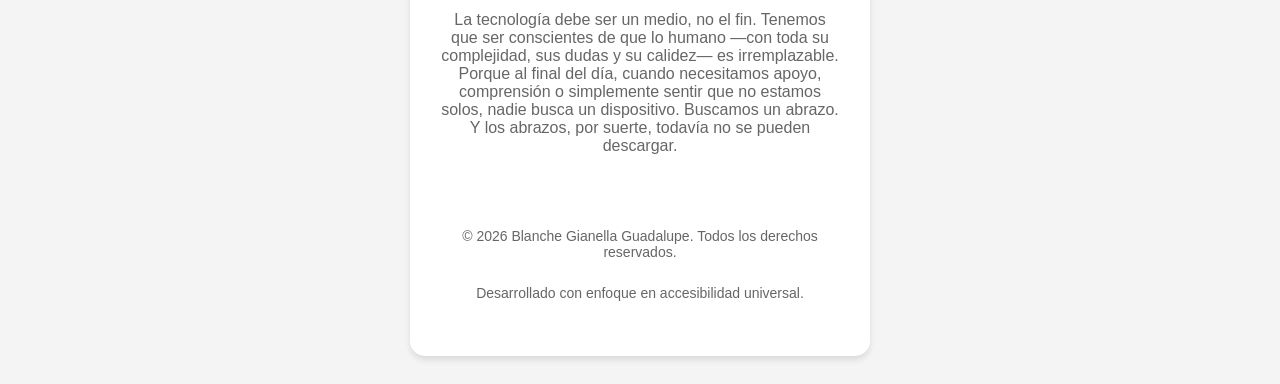
<file: le pedirias a meta un abrazo.html>
<!DOCTYPE html>
<html lang="es">
<head>
    <meta charset="UTF-8">
    <meta name="viewport" content="width=device-width, initial-scale=1.0">
    <title>¿Le pedirías un abrazo a Meta? Por qué la tecnología no puede (ni debe) reemplazarnos</title>
    <link rel="stylesheet" href="estilos.css">
</head>
<body>
    <div class="container">
        <header>
            <h1>escritos</h1>
            <h1>"Inteligencia Artificial"</h1>
            <h1>¿Le pedirías un abrazo a Meta? Por qué la tecnología no puede (ni debe) reemplazarnos</h1>
            <p>El otro día tenía una charla profunda con mi mamá. Intentaba explicarle por qué, aunque estudio tecnología y vivo rodeada de herramientas digitales, hay cosas que ninguna Inteligencia Artificial podrá reemplazar jamás. Hablábamos sobre el ejercicio de escribir, sobre la importancia de procesar nuestras propias experiencias y sobre aquello que, por más avanzado que sea un algoritmo, siempre va a ser terreno exclusivo de lo humano.</p><br>
            <p>Mi mamá, fiel a su estilo, me escuchaba con esa mezcla de desconcierto y paciencia de quien no termina de entender hacia dónde apunta esta revolución tecnológica. Para que entendiera el fondo de mi inquietud, decidí dejar las definiciones complejas de lado y le hice una pregunta simple: "Mamá, ¿vos le pedirías un abrazo a Meta?".</p><br>
            <p>"Ah, no", me contestó inmediatamente. Y ahí, con esa respuesta sencilla, pareció entenderlo todo.</p><br>
            <p>Es curioso cómo el creador de Meta y otros gigantes tecnológicos insisten en vendernos un futuro donde los lentes de realidad aumentada serán nuestra principal ventana al mundo. Nos prometen interacciones hiperrealistas y una conectividad total. Pero yo no estoy de acuerdo con esa visión. Las personas necesitamos, visceralmente, de otro para sobrevivir. Hay conceptos sociológicos que nos recuerdan constantemente que nuestra estructura como seres humanos se sostiene en el vínculo, en la mirada, en la presencia.</p><br>
            <p>A veces pienso qué diría Tami, coordinadora del consejo de género de FAICA, si me viera tratando de explicar esta necesidad de lo humano ante un mundo que se empeña en deshumanizarse.</p><br>
            <p>Esta reflexión no es solo teórica; es una realidad que palpamos en el día a día. Hace poco, antes de la asamblea de renovación de autoridades en FAICA, conversábamos con mis compañeras sobre cómo ciertos sectores parecen fantasear con legisladores asistidos por IA. A mi criterio, eso es un camino directo al caos. La idea de que una inteligencia artificial tome las decisiones que afectan al pueblo argentino me parece peligrosa, porque ignora el criterio, la historia y la sensibilidad política que solo una persona puede tener.</p><br>
            <p>Lo mismo sucede en la educación. Como decía un docente de filosofía: la IA no puede reemplazar a los docentes. Podés hacerle mil preguntas a un sistema, y te responderá con precisión técnica, pero esa capacidad de explicar veinte veces si es necesario, la empatía, el acompañamiento en el proceso de aprendizaje y el entender cuándo un alumno necesita una palabra de aliento, eso no tiene código ni algoritmo que lo replique.</p><br>
            <p>La tecnología debe ser un medio, no el fin. Tenemos que ser conscientes de que lo humano —con toda su complejidad, sus dudas y su calidez— es irremplazable. Porque al final del día, cuando necesitamos apoyo, comprensión o simplemente sentir que no estamos solos, nadie busca un dispositivo. Buscamos un abrazo. Y los abrazos, por suerte, todavía no se pueden descargar.</p><br>
            </header>
<footer style="margin-top: 30px; font-size: 14px; color: #888;">
            <p>&copy; 2026 Blanche Gianella Guadalupe. Todos los derechos reservados.</p>
            <p>Desarrollado con enfoque en accesibilidad universal.</p>
        </footer>
    </div>
</body>
</html>
</file>
<file: estilos.css>
body { 
    font-family: sans-serif; 
    text-align: center; 
    background-color: #f4f4f4; 
    padding: 20px; 
}

.container { 
    max-width: 400px; 
    margin: auto; 
    background: white; 
    padding: 30px; 
    border-radius: 15px; 
    box-shadow: 0 4px 6px rgba(0,0,0,0.1); /* Corregido: box-shadow */
}

h1 { 
    color: #333; 
    font-size: 24px; 
}

p { 
    color: #666; 
    margin-bottom: 25px; 
}

/* --- Estilos para Listas (Agregados) --- */
ul, ol {
    text-align: left;      /* Hace que el texto de la lista se alinee a la izquierda para que sea más fácil de leer */
    margin-bottom: 25px;   /* Mismo espacio inferior que tienen tus párrafos */
    padding-left: 20px;    /* Espacio para que los puntitos o números no queden fuera del contenedor */
}

li {
    color: #666;           /* Mismo color gris que tus párrafos para mantener la armonía */
    margin-bottom: 10px;   /* Separación interna entre cada elemento de la lista */
}
/* -------------------------------------- */

.link-button { 
    display: block; 
    background-color: #007bff; 
    color: white; 
    text-decoration: none; 
    padding: 15px; 
    margin: 10px 0; 
    border-radius: 8px; 
    font-weight: bold;
}

.link-button:hover { 
    background-color: #0056b3; 
}

.project-link { 
    background-color: #28a745; 
}
/* Estilos exclusivos para el botón de WhatsApp */
.whatsapp-button {
    background-color: #25D366 !important; /* Verde de WhatsApp */
    color: #FFFFFF !important;            /* Texto blanco */
}

.whatsapp-button:hover {
    background-color: #20BA5A !important; /* Verde más oscuro al pasar el mouse */
    color: #FFFFFF !important;
}
</file>
